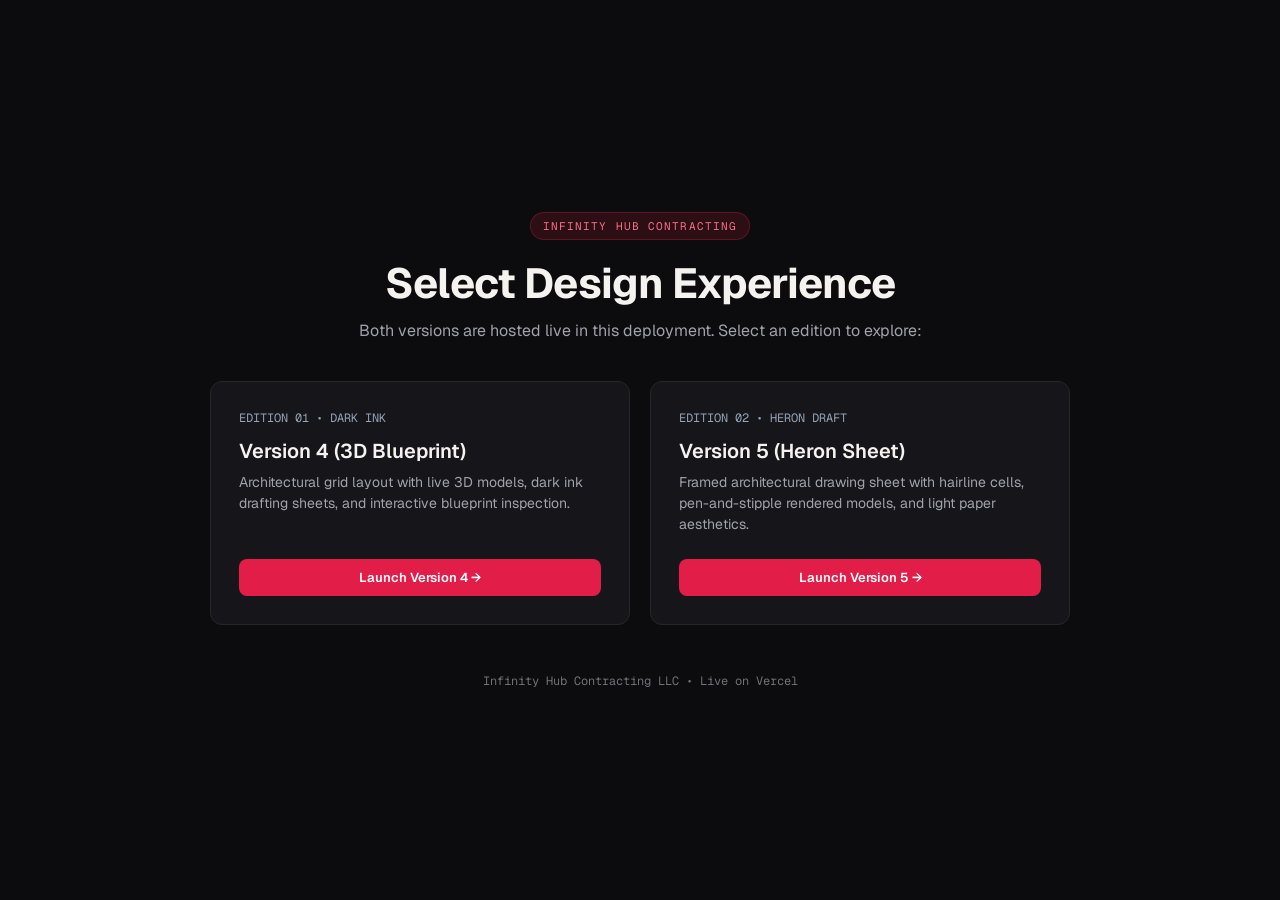
<file: index.html>
<!doctype html>
<html lang="en">
<head>
  <meta charset="utf-8">
  <meta name="viewport" content="width=device-width, initial-scale=1">
  <title>Infinity Hub Contracting — Design Versions</title>
  <link rel="preconnect" href="https://fonts.googleapis.com">
  <link rel="preconnect" href="https://fonts.gstatic.com" crossorigin>
  <link rel="stylesheet" href="https://fonts.googleapis.com/css2?family=Geist:wght@400;500;600;700&family=Geist+Mono:wght@400;500&display=swap">
  <style>
    :root {
      --bg: #0c0c0e;
      --card-bg: #16161a;
      --border: #27272a;
      --text: #f4f3f0;
      --muted: #a1a1aa;
      --red: #e11d48;
      --red-hover: #f43f5e;
    }
    * { box-sizing: border-box; margin: 0; padding: 0; }
    body {
      background: var(--bg);
      color: var(--text);
      font-family: 'Geist', -apple-system, sans-serif;
      min-height: 100vh;
      display: flex;
      flex-direction: column;
      justify-content: center;
      align-items: center;
      padding: 32px 16px;
    }
    .container {
      max-width: 860px;
      width: 100%;
      text-align: center;
    }
    .badge {
      display: inline-block;
      font-family: 'Geist Mono', monospace;
      font-size: 11px;
      text-transform: uppercase;
      letter-spacing: 0.1em;
      padding: 6px 12px;
      border-radius: 9999px;
      background: rgba(225, 29, 72, 0.15);
      color: #fb7185;
      border: 1px solid rgba(225, 29, 72, 0.3);
      margin-bottom: 16px;
    }
    h1 {
      font-size: clamp(28px, 4vw, 42px);
      font-weight: 700;
      letter-spacing: -0.02em;
      margin-bottom: 10px;
    }
    p.subtitle {
      color: var(--muted);
      font-size: 16px;
      margin-bottom: 40px;
    }
    .grid {
      display: grid;
      grid-template-columns: repeat(auto-fit, minmax(320px, 1fr));
      gap: 20px;
      text-align: left;
    }
    .card {
      background: var(--card-bg);
      border: 1px solid var(--border);
      border-radius: 12px;
      padding: 28px;
      display: flex;
      flex-direction: column;
      justify-content: space-between;
      transition: all 0.2s ease;
      text-decoration: none;
      color: inherit;
      position: relative;
      overflow: hidden;
    }
    .card:hover {
      border-color: var(--red);
      transform: translateY(-2px);
      box-shadow: 0 12px 30px rgba(0,0,0,0.4);
    }
    .card-tag {
      font-family: 'Geist Mono', monospace;
      font-size: 12px;
      color: #94a3b8;
      margin-bottom: 12px;
    }
    .card-title {
      font-size: 20px;
      font-weight: 600;
      margin-bottom: 8px;
    }
    .card-desc {
      font-size: 14px;
      color: var(--muted);
      line-height: 1.5;
      margin-bottom: 24px;
    }
    .btn {
      display: inline-flex;
      align-items: center;
      justify-content: center;
      gap: 8px;
      padding: 10px 18px;
      border-radius: 8px;
      font-size: 13px;
      font-weight: 600;
      background: var(--red);
      color: white;
      transition: background 0.15s ease;
      width: 100%;
    }
    .card:hover .btn {
      background: var(--red-hover);
    }
    footer {
      margin-top: 48px;
      font-size: 12px;
      color: #71717a;
      font-family: 'Geist Mono', monospace;
    }
  </style>
</head>
<body>
  <div class="container">
    <span class="badge">Infinity Hub Contracting</span>
    <h1>Select Design Experience</h1>
    <p class="subtitle">Both versions are hosted live in this deployment. Select an edition to explore:</p>
    
    <div class="grid">
      <a href="/v4-3d/" class="card">
        <div>
          <div class="card-tag">EDITION 01 • DARK INK</div>
          <div class="card-title">Version 4 (3D Blueprint)</div>
          <div class="card-desc">Architectural grid layout with live 3D models, dark ink drafting sheets, and interactive blueprint inspection.</div>
        </div>
        <div class="btn">Launch Version 4 &rarr;</div>
      </a>

      <a href="/v5-heron/" class="card">
        <div>
          <div class="card-tag">EDITION 02 • HERON DRAFT</div>
          <div class="card-title">Version 5 (Heron Sheet)</div>
          <div class="card-desc">Framed architectural drawing sheet with hairline cells, pen-and-stipple rendered models, and light paper aesthetics.</div>
        </div>
        <div class="btn">Launch Version 5 &rarr;</div>
      </a>
    </div>

    <footer>Infinity Hub Contracting LLC • Live on Vercel</footer>
  </div>
</body>
</html>
</file>
